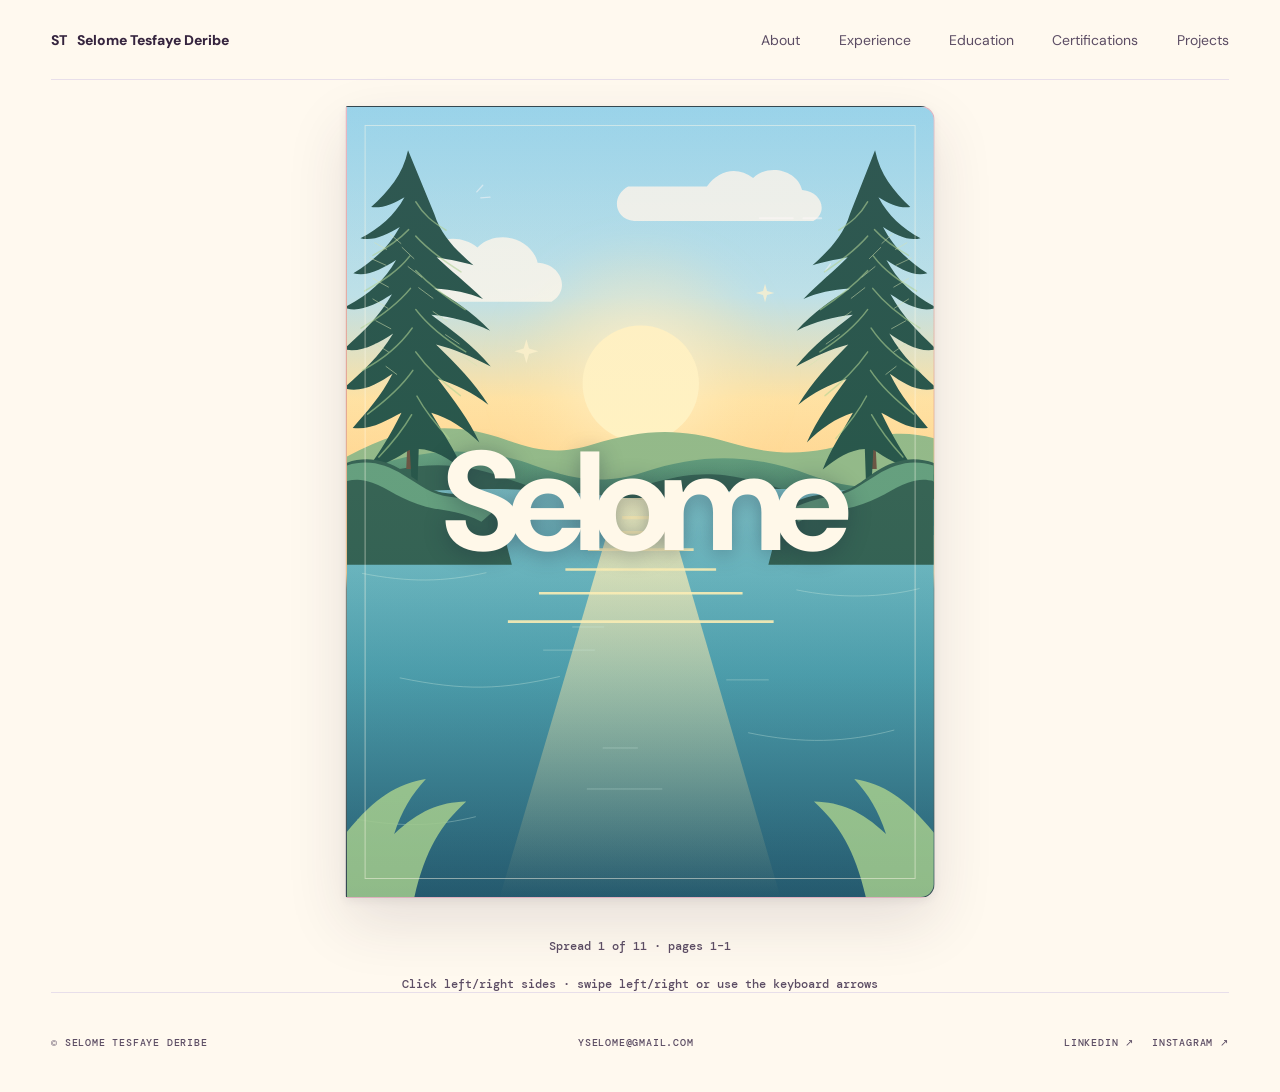
<file: index.html>
<!doctype html>
<html lang="en">
<head>
    <meta charset="utf-8">
    <meta name="viewport" content="width=device-width,initial-scale=1">
    <meta name="theme-color" content="#fff9ef">
    <title>Selome Tesfaye Deribe — Portfolio</title>
    <link href="https://fonts.googleapis.com/css2?family=DM+Mono:wght@400;500&family=DM+Sans:wght@400;500;600;700;800&family=Fraunces:ital,wght@1,400;1,600&display=swap" rel="stylesheet">
    <link rel="stylesheet" href="./static/style.css?v=93dde20d5d">
</head>
<body style="--ink:#35243e;--paper:#fff9ef;--accent:#c2185b;--highlight:#d4f000;--art:#ffdc55;">
    <div class="shell">
        <header>
            <a class="logo" href="./">ST <span>Selome Tesfaye Deribe</span></a>
            <nav aria-label="Portfolio pages">
                <a href="#page-about">About</a>
                <a href="#page-experience">Experience</a>
                <a href="#page-education">Education</a>
                <a href="#certifications-title">Certifications</a>
                <a href="#page-projects">Projects</a>
            </nav>

        </header>
        <main>
            <div class="book" data-book aria-label="Interactive portfolio book" tabindex="0">
                <div class="book-spread single-page cover-spread front-cover-spread">
                    <section class="book-page book-jacket book-front-cover outer-cover" id="page-front-cover" aria-label="Front cover">
                        <img class="cover-art" src="./static/cover-front.svg?v=93dde20d5d" alt="" aria-hidden="true">
                        <h1>Selome</h1>
                    </section>
                </div>
                <div class="book-spread">
                    <section class="book-page book-cover" id="page-home" aria-labelledby="book-title">
                        <div class="cover-copy">
                            <p class="eyebrow">Portfolio / Resume</p>
                            <h1 id="book-title">Software Engineer</h1>
                            <p class="intro">Selome Tesfaye Deribe is a software engineer · research assistant · multilingual communicator based in Suwon, South Korea.</p>
                            <a class="button" href="#page-projects">Explore my work <span aria-hidden="true">↗</span></a>
                        </div>
                        <div class="hero-photo clean-photo photo-card" style="background-image:url('uploads/instagram-garden.jpg')" role="img" aria-label="Selome in a botanical garden">
                        </div>
                        <span class="page-number">01</span>
                    </section>
                    <section class="book-page" id="page-about" aria-labelledby="about-title">
                        <p class="page-kicker">01 / A little about me</p>
                        <h2 id="about-title">Making technology feel more like <i>Me.</i></h2>
                        <p class="copy">I am a software engineering graduate and electrical and computer engineering researcher with experience across technology, education, interpretation, and project coordination.</p>
                        <p class="copy">My Orthodox Christian faith, Ethiopian roots, and life in South Korea shape how I connect with people, languages, and ideas across cultures.</p>
                        <div class="facts">
                            <span><b>Based in</b>Suwon, South Korea</span>
                            <span><b>Languages</b>English · Amharic · Korean (TOPIK Level 5)</span>
                            <span><b>Contact</b><a href="mailto:yselome@gmail.com">yselome@gmail.com</a></span>
                            <span><b>Find me online</b><a href="https://www.linkedin.com/in/selome-tesfaye-deribe-3b661a18a/" target="_blank" rel="noopener noreferrer">LinkedIn ↗</a><a href="https://www.instagram.com/selome_t/" target="_blank" rel="noopener noreferrer">Instagram ↗</a><a href="https://today.shinhanlife.co.kr/om/SQDzWS1QqEfFNTr?vid=88933139" target="_blank" rel="noopener noreferrer">Financial consultancy ↗</a></span>
                        </div>
                        <aside class="joy-note" aria-label="Outside work">
                            <span class="joy-kicker">A little more me</span>
                            <h3>Good coffee, great stories, new conversations.</h3>
                            <p>I love food, books, movies, and connecting with people. You’ll often find me cafe hopping, discovering a new spot, or making a new connection.</p>
                            <div class="joy-tags" aria-label="Things I enjoy"><span>Food</span><span>Books</span><span>Movies</span><span>Cafe hopping</span></div>
                        </aside>
                        <span class="page-number">02</span>
                    </section>
                </div>
                <div class="book-spread">
                    <section class="book-page" id="page-experience" aria-labelledby="experience-title">
                        <p class="page-kicker">02 / The work so far</p>
                        <h2 id="experience-title">Experience across <i>disciplines.</i></h2>
                        <div class="entries"><article><small>Fall 2026 – Present</small><div><h3>Research and Development Professional</h3><strong>TreeM</strong><p></p></div></article><article><small>Summer 2026 – Present</small><div><h3>Financial Consultant</h3><strong>Shinhan Life (Freelancer)</strong><p><a href="https://today.shinhanlife.co.kr/om/SQDzWS1QqEfFNTr?vid=88933139" target="_blank" rel="noopener noreferrer">Visit my financial consultancy ↗</a></p><p></p></div></article><article><small>Fall 2023 – February 2026</small><div><h3>Research Assistant</h3><strong>Sungkyunkwan University Communication Lab</strong><p>Supported research work in an electrical and computer engineering lab.</p></div></article><article><small>July 2021 – January 2022</small><div><h3>Project Assistant</h3><strong>Byucksan Power</strong><p>Supported project operations as a project assistant.</p></div></article><article><small>March – May 2021</small><div><h3>Project Assistant · Intern</h3><strong>Nuri Telecom (NuriFlex)</strong><p>Supported projects as an intern project assistant.</p></div></article><article><small>Summer 2018, 2019, 2024, 2025</small><div><h3>Assistant Coordinator · Interpreter</h3><strong>YongIn University</strong><p>Coordinated volunteer programs and interpreted for international participants.</p></div></article><article><small>July – August 2018</small><div><h3>Amharic Teacher</h3><strong>KOICA</strong><p>Taught Amharic in a cross-cultural classroom.</p></div></article><article><small>2026 – Present</small><div><h3>Virtual Freelancer</h3><strong>PARAHIGG</strong><p><a href="https://parahigg.com/team" target="_blank" rel="noopener noreferrer">Meet the PARAHIGG team ↗</a></p><p>Working remotely on website testing and quality assessment, identifying issues and improvement opportunities, and recommending expansions that can enhance the user experience and capabilities of PARAHIGG&#39;s sites.</p></div></article></div>
                        <span class="page-number">03</span>
                    </section>
                    <section class="book-page" id="page-education" aria-labelledby="education-title">
                        <p class="page-kicker">03 / The learning</p>
                        <h2 id="education-title">Curiosity is <i>Innovation.</i></h2>
                        <div class="entries"><article><small>Fall 2023 – February 2026</small><div><h3>MSc. Electrical and Computer Engineering</h3><strong>Sungkyunkwan University</strong><p>Communication laboratory researcher</p></div></article><article><small>September 2017 – September 2021</small><div><h3>BSc. Software Engineering</h3><strong>Addis Ababa Science and Technology University</strong><p>Student</p></div></article><article><small>Winter 2022 – Summer 2023</small><div><h3>Disaster Engineering and Fire Fighting</h3><strong>Kangwon National University</strong><p>Scholarship student</p></div></article></div>
                        <span class="page-number">04</span>
                    </section>
                </div>
                <div class="book-spread">
                    <section class="book-page" id="page-certifications" aria-labelledby="certifications-title">
                        <p class="page-kicker">04 / Credentials</p>
                        <h2 id="certifications-title" tabindex="-1">Certifications &amp; Licenses</h2>
                        <div class="entries certifications"><article><small>Certification · Issued November 2026</small><div><h3>AWS SimuLearn - Cloud Practitioner - Training Badge</h3><strong>Amazon Web Services (AWS)</strong><p><a href="https://www.credly.com/badges/556b8735-9a57-4886-964c-87744285fe92/linked_in_profile" target="_blank" rel="noopener noreferrer">View credential ↗</a></p></div></article><article><small>Certification · Issued October 2026</small><div><h3>AWS Developer – Associate</h3><strong>Amazon Web Services (AWS)</strong></div></article><article><small>Certification · Issued October 2026</small><div><h3>Claude Academy: Model Context Protocol: Advanced Topics</h3><strong>Anthropic</strong><p>Credential ID: fcb74d0a3f110686edbf42cade3ccb6e</p></div></article><article><small>Certification · Issued July 2026</small><div><h3>TOEIC</h3><strong>ETS한국TOEIC위원회</strong><p>Expires July 2028</p><p>Credential ID: 150263</p></div></article><article><small>Certification · Issued October 2025</small><div><h3>Official TOPIK Score</h3><strong>National Institute for International Education (NIIED)</strong><p>Credential ID: 0364583305630020</p></div></article><article><small>Certification · Issued April 2024</small><div><h3>Introduction to Cybersecurity</h3><strong>Cisco</strong><p><a href="https://www.credly.com/badges/c019aaf9-95b5-4518-8194-8ed917b479c3/linked_in_profile" target="_blank" rel="noopener noreferrer">View credential ↗</a></p></div></article><article><small>Certification · Issued January 2022</small><div><h3>Digital Artists on Target-Oriented Graphics Design</h3><strong>Share Plus</strong></div></article><article><small>Certification · Issued December 2020</small><div><h3>IAB Digital Marketing and Media Foundations Certification</h3><strong>Google Digital Garage</strong><p>Credential ID: 59A J8C KWT</p></div></article><article><small>Certification · Issued November 2020</small><div><h3>Training and Development Program for Korean Language and Cultural Experts / Korean Language Experts</h3><strong>KOICA &amp; Hallym University</strong></div></article></div>
                        <span class="page-number">05</span>
                    </section>
                    <section class="book-page project-page" id="page-projects" aria-labelledby="projects-title">
                        <p class="page-kicker">05 / Things I’ve made</p>
                        <h2 id="projects-title">Ideas so far.</h2>
                        <div class="projects"><article class="project"><a href="https://www.dbpia.co.kr/journal/articleDetail?nodeId=NODE11906183" target="_blank" rel="noopener noreferrer">View ↗</a><h3>Performance Analysis of Element Splitting in Self Sustained IRS assisted Networks</h3><p>This study proposes a multi-channel IoT network that utilizes Intelligent Reflecting Surfaces (IRS) to harvest energy and reflect signals, and derives the result that throughput varies depending on the distance between the user and the IRS as well as the number of allocated antennas.</p><small>KICS: 한국통신학회</small></article><article class="project"><a href="https://www.dbpia.co.kr/journal/articleDetail?nodeId=NODE11667540" target="_blank" rel="noopener noreferrer">View ↗</a><h3>On HARQ-NOMA with Multi-RIS Systems</h3><p>This study analyzes the performance of a wireless system utilizing hybrid Hybrid Automatic Repeat Request (HARQ) and multiple Reconfigurable Intelligent Surfaces (RIS), suggesting that the integration of Non-Orthogonal Multiple Access (NOMA) and HARQ can contribute to communication optimization.</p><small>KICS: 한국통신학회</small></article><article class="project"><a href="https://d2j16w31g89z0j.cloudfront.net/site/2025s/abs/1048-YRXOF.pdf" target="_blank" rel="noopener noreferrer">View ↗</a><h3>Fairness in RIS Assisted Networks for Resource Allocation</h3><p>Reconfigurable intelligent surfaces (RISs) have emerged as transformative technology for next-generation wireless networks,
offering dynamic control over electromagnetic wave propagation to enhance spectral efficiency, coverage, and energy efficiency.
However, to provide equal resource allocation, RIS implementation should also consider multiple user fairness by examining
how RIS-assisted networks might reduce user-to-user differences in signal quality, data rates, and access possibilities. This
research investigates RIS from a fairness standpoint. We examine current fairness designs, optimization strategies, and RIS
implementation issues to improve fairness in diverse networks.</p><small>KICS: 한국통신학회</small></article><article class="project"><a href="https://d2j16w31g89z0j.cloudfront.net/site/2024f/abs/0692-XVUBF.pdf" target="_blank" rel="noopener noreferrer">View ↗</a><h3>Simultaneous Transmitting and Reflecting RIS: Fundamentals  and Progress.</h3><p>In this paper, we explore simultaneously transmitting and reflecting reconfigurable intelligent surfaces (STAR-RIS) and introduce
the current technologies and their research direction to achieve wide coverage and quality of service (QoS). Looking at several contributions
and state-of-the-art schemes we further analyze its use case and working principles that go hand in hand with the rapidly growing and changing
world. Building on various literatures and studies we examined STAR-RIS composition, operating protocols, enabled technologies and their
comparison with its conventional scheme RIS. From here we could analyze research directions and significant advancements for future
innovative technologies.</p><small>KICS: 한국통신학회</small></article><article class="project"><a href="https://ieeexplore.ieee.org/document/10418294" target="_blank" rel="noopener noreferrer">View ↗</a><h3>Data Augmentation Framework for Improving Image Recognition Using cycleGAN</h3><p>This paper proposes a novel framework that significantly enhances the performance of semantic segmentation models in recognizing specific objects. Leveraging the capabilities of Generative Adversarial Networks (GANs), particularly Cycle-GAN, this framework focuses on augmenting high-quality data to improve object recognition in autonomous driving and other applications. The study utilizes a dataset of 5,005 road images, enriched with polygon labels for precise object recognition. Key advancements in this research include the implementation of feature matching and fact forcing techniques to stabilize and integrate GAN performance, thereby overcoming common challenges like mode collapse, slow training, and overfitting. In the performance-enhanced GAN model, we improved the Discriminator Loss from the original 1.0517 to 0.0001, achieving convergence to zero 66.67% faster.</p><small>2024 18th International Conference on Ubiquitous Information Management and Communication (IMCOM)</small></article></div>
                        <span class="page-number">06</span>
                    </section>
                </div>
                <div class="book-spread">
                    <section class="book-page closing-page book-back-interior" id="page-contact" aria-labelledby="contact-title">
                        <p class="page-kicker">06 / The next chapter</p>
                        <div class="closing-art" aria-hidden="true"><span>✳</span><span>✦</span><span>✳</span></div>
                        <h2 id="contact-title">Let’s make something <i>meaningful.</i></h2>
                        <p class="copy">Have an idea, an opportunity, or a favorite cafe to recommend? I’d love to hear from you.<br><b>Let’s add more pages to this book!</b></p>
                        <a class="button" href="mailto:yselome@gmail.com">Say hello <span aria-hidden="true">↗</span></a>
                        <div class="closing-links"><a href="https://www.linkedin.com/in/selome-tesfaye-deribe-3b661a18a/" target="_blank" rel="noopener noreferrer">LinkedIn ↗</a><a href="https://www.instagram.com/selome_t/" target="_blank" rel="noopener noreferrer">Instagram ↗</a><a href="https://today.shinhanlife.co.kr/om/SQDzWS1QqEfFNTr?vid=88933139" target="_blank" rel="noopener noreferrer">Financial consultancy ↗</a></div>
                        <span class="page-number">06</span>
                    </section>
                </div>
                <div class="book-spread single-page cover-spread back-cover-spread">
                    <section class="book-page book-jacket book-back-cover outer-cover" id="page-back-cover" aria-label="Back cover">
                        <img class="cover-art" src="./static/cover-back.svg?v=93dde20d5d" alt="" aria-hidden="true">
                        <h2>Bye</h2>
                    </section>
                </div>
            </div>
            <div class="book-controls" data-book-controls hidden>
                <p class="page-status" aria-live="polite" data-page-status> Pages 1–2</p>
            </div>
            <p class="book-hint" data-book-hint hidden>Click left/right sides · swipe left/right or use the keyboard arrows</p>
        </main>
        <footer>
            <span>© Selome Tesfaye Deribe</span>
            <a href="mailto:yselome@gmail.com">yselome@gmail.com</a>
            <div class="social-links"><a href="https://www.linkedin.com/in/selome-tesfaye-deribe-3b661a18a/" target="_blank" rel="noopener noreferrer">LinkedIn ↗</a><a href="https://www.instagram.com/selome_t/" target="_blank" rel="noopener noreferrer">Instagram ↗</a></div>

        </footer>
    </div>
    <script src="./static/book.js?v=93dde20d5d" defer></script>
</body>
</html>
</file>
<file: static/style.css>
:root {
    --ink: #35243e;
    --paper: #fff9ef;
    --accent: #c2185b;
    --highlight: #d4f000;
    --art: #ffdc55;
    --pink: #f7b8d0;
    --muted: #5c4d64;
    --line: #e8dfea;
    --serif: "Fraunces", Georgia, serif
}

* {
    box-sizing: border-box
}

html {
    scroll-behavior: smooth;
    scroll-padding-top: 24px
}

body {
    margin: 0;
    background: var(--paper);
    color: var(--ink);
    font-family: "DM Sans", sans-serif
}

a {
    color: inherit;
    text-decoration: none;
    transition: color .2s ease, background-color .2s ease, transform .2s ease
}

a:focus-visible,
button:focus-visible {
    outline: 3px solid var(--accent);
    outline-offset: 4px
}

.shell {
    max-width: 1680px;
    margin: auto;
    padding: 0 clamp(24px, 4vw, 72px)
}

header {
    height: 80px;
    border-bottom: 1px solid var(--line);
    display: flex;
    align-items: center;
    justify-content: space-between;
    font-size: 14px
}

.logo {
    font-weight: 800;
    display: flex;
    gap: 10px;
    align-items: center
}

.logo:first-letter {
    background: var(--ink);
    color: var(--highlight)
}

nav {
    display: flex;
    gap: clamp(20px, 3vw, 40px);
    color: var(--muted)
}

nav a:hover,
.manage:hover,
footer a:hover {
    color: var(--accent)
}

.manage {
    font-weight: 700
}

.eyebrow,
label,
small,
footer {
    font: 500 10px "DM Mono", monospace;
    text-transform: uppercase;
    letter-spacing: .08em
}

.eyebrow,
label {
    color: var(--accent)
}

.hero {
    min-height: 700px;
    display: grid;
    grid-template-columns: 1fr .8fr;
    gap: 8vw;
    align-items: center
}

.hero h1,
h1 {
    font-size: clamp(3.5rem, 7vw, 7rem);
    line-height: .94;
    letter-spacing: -.08em;
    margin: 0 0 30px
}

.hero h1 i,
h1 i,
h2 i {
    font-family: var(--serif);
    font-weight: 400;
    color: var(--accent)
}

.intro,
.copy {
    max-width: 500px;
    color: var(--muted);
    line-height: 1.7
}

.button {
    display: inline-block;
    margin-top: 25px;
    padding: 15px 22px;
    background: var(--ink);
    color: var(--paper);
    border: 0;
    font: 700 12px "DM Sans", sans-serif;
    cursor: pointer;
    transition: transform .2s ease, box-shadow .2s ease, background-color .2s ease
}

.button:hover {
    background: var(--accent);
    color: #fff;
    transform: translateY(-3px);
    box-shadow: 0 10px 24px #35243e26
}

.hero-photo {
    position: relative;
    aspect-ratio: 1;
    background: var(--art);
    overflow: hidden;
    padding: 24px
}

.hero-photo:not(.clean-photo):after {
    content: "";
    position: absolute;
    width: 48%;
    aspect-ratio: 1;
    top: 26%;
    left: 26%;
    background: var(--accent);
    border-radius: 50%
}

.clean-photo {
    background-size: cover;
    background-position: center;
    padding: 0
}

.photo-card {
    transition: transform .25s ease, box-shadow .25s ease
}

.photo-card:hover {
    transform: translateY(-5px) rotate(1deg);
    box-shadow: 0 18px 34px #35243e35
}

.section {
    display: grid;
    grid-template-columns: 23% 1fr;
    gap: 5vw;
    padding: 110px 0;
    border-top: 1px solid var(--line)
}

h2 {
    font-size: clamp(2.5rem, 5vw, 5.2rem);
    line-height: 1;
    letter-spacing: -.07em;
    margin: 0 0 35px
}

.facts {
    display: flex;
    gap: 6vw;
    border-top: 1px solid var(--line);
    padding-top: 20px;
    margin-top: 50px
}

.facts span {
    display: grid;
    gap: 8px;
    font-size: 13px
}

.facts b {
    color: var(--accent);
    font: 10px "DM Mono", monospace;
    text-transform: uppercase
}

.joy-note {
    position: relative;
    overflow: hidden;
    margin-top: 42px;
    padding: 28px 30px;
    background: var(--highlight);
    border-radius: 4px 38px 4px 4px
}

.joy-note::after {
    position: absolute;
    top: -34px;
    right: -24px;
    width: 110px;
    aspect-ratio: 1;
    border: 18px solid #fff9ef66;
    border-radius: 50%;
    content: ""
}

.joy-kicker {
    color: var(--ink);
    font: 500 10px "DM Mono", monospace;
    letter-spacing: .08em;
    text-transform: uppercase
}

.joy-note h3 {
    max-width: 550px;
    margin: 12px 0 8px;
    font-size: clamp(1.35rem, 3vw, 2rem);
    letter-spacing: -.04em
}

.joy-note p {
    max-width: 620px;
    margin: 0;
    color: var(--ink);
    font-size: 13px;
    line-height: 1.7
}

.joy-tags {
    display: flex;
    flex-wrap: wrap;
    gap: 8px;
    margin-top: 18px
}

.joy-tags span {
    padding: 7px 11px;
    border: 1px solid #35243e40;
    border-radius: 999px;
    color: var(--ink);
    font: 500 10px "DM Mono", monospace
}

.entries {
    max-width: 900px
}

.entries article {
    display: grid;
    grid-template-columns: 180px 1fr;
    gap: 30px;
    border-top: 1px solid var(--line);
    padding: 25px 0;
    transition: padding-left .2s ease, border-color .2s ease
}

.entries article:hover {
    padding-left: 8px;
    border-color: var(--accent)
}

.entries h3 {
    margin: 0 0 8px;
    font-size: 20px
}

.entries strong {
    font-size: 12px;
    color: var(--accent)
}

.entries p {
    color: var(--muted);
    font-size: 13px;
    line-height: 1.6
}

.projects {
    display: grid;
    grid-template-columns: repeat(2, 1fr);
    gap: 3px
}

.project {
    min-height: 280px;
    padding: 24px;
    background: var(--highlight);
    display: flex;
    flex-direction: column;
    transition: transform .22s ease, box-shadow .22s ease
}

.project:nth-child(2n) {
    background: var(--art)
}

.project:nth-child(3n) {
    background: var(--pink)
}

.project:hover {
    position: relative;
    z-index: 1;
    transform: translateY(-5px);
    box-shadow: 0 14px 28px #35243e20
}

.project.clean-photo {
    background-size: cover;
    background-position: center;
    color: white;
    text-shadow: 0 1px 6px #000
}

.project a {
    align-self: flex-end;
    font-weight: bold
}

.project a:hover {
    color: var(--accent);
    transform: translateX(3px)
}

.project h3 {
    font-size: 28px;
    margin-top: auto
}

.project p {
    font-size: 13px;
    line-height: 1.6
}

.project small {
    margin-top: 12px
}

footer {
    min-height: 100px;
    border-top: 1px solid var(--line);
    display: flex;
    justify-content: space-between;
    align-items: center;
    color: var(--muted)
}

.social-links {
    display: flex;
    gap: 18px
}

.social-links a:hover {
    color: var(--accent)
}

.editor {
    padding: 85px 0
}

.editor>h1 {
    margin-bottom: 70px
}

.publish-notices {
    margin: 24px 0
}

.publish-notice {
    padding: 14px 18px;
    border-left: 3px solid var(--accent);
    background: #c2185b12;
    color: var(--ink);
    font-size: 14px;
    line-height: 1.6
}

.publish-notice.success {
    border-color: #427a45;
    background: #427a4512
}

.editor h2 {
    font-size: 30px;
    margin-top: 70px
}

.form-grid {
    display: grid;
    grid-template-columns: repeat(2, 1fr);
    gap: 22px;
    margin-bottom: 25px
}

.form-grid label {
    display: grid;
    gap: 9px;
    color: var(--muted)
}

.form-grid label:nth-child(3),
.form-grid label:nth-child(8),
.form-grid label:nth-child(9) {
    grid-column: 1/-1
}

.editor input,
.editor textarea,
.editor select {
    width: 100%;
    padding: 11px 0;
    border: 0;
    border-bottom: 1px solid var(--line);
    background: transparent;
    outline: 0;
    font: 14px "DM Sans", sans-serif;
    color: var(--ink)
}

textarea {
    min-height: 70px;
    resize: vertical
}

.colors {
    display: flex;
    align-items: center;
    gap: 18px;
    flex-wrap: wrap;
    padding: 20px 0;
    border-top: 1px solid var(--line);
    margin-bottom: 20px
}

.colors b {
    width: 100%
}

.colors label {
    display: flex;
    align-items: center;
    gap: 8px
}

.colors input {
    width: 35px;
    height: 28px;
    padding: 2px
}

.row {
    display: grid;
    grid-template-columns: 110px 1fr 1fr 150px 1.5fr auto auto;
    gap: 10px;
    padding: 15px 0;
    border-top: 1px solid var(--line)
}

.row button,
.project-form>button:not(.button) {
    border: 0;
    background: transparent;
    color: var(--accent);
    cursor: pointer
}

.project-form {
    border-top: 1px solid var(--line);
    padding: 25px 0
}

.project-form h3 {
    margin-top: 0
}

@media(max-width:800px) {
    .shell {
        padding: 0 22px
    }

    header {
        height: 75px
    }

    nav {
        display: none
    }

    .hero,
    .section {
        grid-template-columns: 1fr
    }

    .hero {
        padding: 75px 0;
        gap: 50px
    }

    .hero-photo {
        width: 88vw
    }

    .section {
        padding: 80px 0
    }

    .facts {
        display: grid;
        gap: 20px
    }

    .entries article {
        grid-template-columns: 1fr;
        gap: 8px
    }

    .projects {
        grid-template-columns: 1fr
    }

    .form-grid {
        grid-template-columns: 1fr
    }

    .form-grid label:nth-child(3),
    .form-grid label:nth-child(8),
    .form-grid label:nth-child(9) {
        grid-column: auto
    }

    .row {
        grid-template-columns: 1fr 1fr
    }

    .row input:nth-of-type(3),
    .row input:nth-of-type(4) {
        grid-column: span 2
    }

    footer {
        flex-wrap: wrap;
        padding: 25px 0;
        gap: 15px
    }
}

@media(prefers-reduced-motion:reduce) {
    *,
    *::before,
    *::after {
        scroll-behavior: auto !important;
        transition-duration: .01ms !important;
        animation-duration: .01ms !important;
        animation-iteration-count: 1 !important
    }
}

.book {
    position: relative;
    max-width: 1480px;
    margin: 26px auto 28px;
    perspective: 1800px
}

main {
    overflow-x: clip
}

/* Closed book sits centred on its cover, then slides to centre the open spread. */
@media (min-width: 801px) {
    .book.is-closed-front {
        transform: translateX(-25%)
    }

    .book.is-closed-back {
        transform: translateX(25%)
    }

    .book.is-sliding {
        transition: transform .72s cubic-bezier(.42, .08, .2, 1)
    }
}

.book-spread.is-cover-turn-underlay {
    border-color: transparent;
    background: transparent;
    box-shadow: none
}

.book-spread.is-cover-turn-underlay::after {
    display: none
}

.book-spread.is-cover-turn-underlay .book-page:not(.is-turn-page-hidden) {
    box-shadow: 0 24px 60px #35243e1c, 0 3px 8px #35243e12
}

.book-spread {
    position: relative;
    display: grid;
    grid-template-columns: repeat(2, minmax(0, 1fr));
    overflow: hidden;
    border: 1px solid #35243e20;
    border-radius: 12px 18px 18px 12px;
    background: #fffdf8;
    box-shadow: 0 24px 60px #35243e1c, 0 3px 8px #35243e12
}

.book-spread.pagination-measure {
    position: absolute;
    top: 0;
    left: -200vw;
    width: 100%;
    visibility: hidden;
    pointer-events: none
}

.book-spread.single-page {
    grid-template-columns: 1fr
}

.book-spread.cover-spread {
    grid-template-columns: repeat(2, minmax(0, 1fr));
    overflow: visible;
    border: 0;
    border-radius: 0;
    background: transparent;
    box-shadow: none
}

.book-spread.cover-spread::after {
    display: none
}

.front-cover-spread .book-jacket {
    grid-column: 2
}

.back-cover-spread .book-jacket {
    grid-column: 1
}

.book-spread.cover-spread .book-jacket {
    border: 1px solid #35243e20;
    border-radius: 2px 14px 14px 2px;
    box-shadow: 0 24px 60px #35243e20, 0 3px 8px #35243e12
}

.book-spread.single-page::after {
    display: none
}

.book-ready .book-spread:not(.is-active) {
    display: none
}

.book-spread[hidden] {
    display: none
}

.book-spread.is-active {
    z-index: 1
}

.book-spread.is-turn-current {
    z-index: auto;
    border-color: transparent;
    background: transparent;
    box-shadow: none
}

.book-spread.is-turn-current .book-page:not(.is-turn-page-hidden) {
    position: relative;
    z-index: 2
}

.book-spread.is-turn-underlay {
    position: absolute;
    z-index: 1;
    inset: 0;
    display: grid !important;
    overflow: hidden
}

.book-page.is-turn-page-hidden {
    visibility: hidden
}

.page-turn-sheet {
    position: absolute;
    z-index: 3;
    top: 0;
    bottom: 0;
    left: 50%;
    width: 50%;
    transform-style: preserve-3d;
    pointer-events: none
}

.page-turn-sheet.turn-forward {
    transform-origin: left center;
    animation: page-flip-forward .72s cubic-bezier(.42, .08, .2, 1) forwards
}

.page-turn-sheet.turn-back {
    right: 50%;
    left: 0;
    transform-origin: right center;
    animation: page-flip-back .72s cubic-bezier(.42, .08, .2, 1) forwards
}

.page-turn-face {
    position: absolute;
    inset: 0;
    overflow: hidden;
    background: #fffdf8;
    backface-visibility: hidden;
    box-shadow: none
}

.page-turn-front {
    box-shadow: inset 14px 0 18px #35243e18
}

.page-turn-back {
    transform: rotateY(180deg);
    background: #fffaf1;
    box-shadow: inset -14px 0 18px #35243e18
}

.page-turn-sheet.turn-back .page-turn-front {
    box-shadow: inset -14px 0 18px #35243e18
}

.page-turn-sheet.turn-back .page-turn-back {
    box-shadow: inset 14px 0 18px #35243e18
}

.page-turn-face > .book-page {
    width: 100%;
    height: 100%;
    min-height: 100%;
    max-height: 100%;
    overflow: hidden;
    border: 0
}

@keyframes page-flip-forward {
    0% { transform: rotateY(0); }
    45% { box-shadow: 12px 8px 26px #35243e24; }
    100% { transform: rotateY(-180deg); box-shadow: 0 0 0 #35243e00; }
}

@keyframes page-flip-back {
    0% { transform: rotateY(0); }
    45% { box-shadow: -12px 8px 26px #35243e24; }
    100% { transform: rotateY(180deg); box-shadow: 0 0 0 #35243e00; }
}

.page-turn-sheet.is-mobile {
    right: 0;
    left: 0;
    width: 100%
}

.book-spread::after {
    position: absolute;
    z-index: 2;
    inset: 0 auto 0 50%;
    width: 24px;
    background: linear-gradient(90deg, #35243e00, #35243e12 48%, #fffdf866 54%, #35243e00);
    content: "";
    pointer-events: none
}

.book-page {
    position: relative;
    min-width: 0;
    min-height: min(88vh, 960px);
    max-height: min(88vh, 960px);
    overflow: hidden;
    padding: clamp(28px, 3.6vw, 58px) clamp(28px, 4vw, 64px) 56px;
    background: #fffdf8;
    cursor: ew-resize;
    touch-action: pan-y
}

.book-jacket {
    display: grid;
    place-items: center;
    isolation: isolate;
    overflow: hidden;
    padding: 48px;
    text-align: center;
}

.book-jacket::before,
.book-jacket::after {
    position: absolute;
    z-index: -1;
    content: "";
    pointer-events: none;
}

.book-jacket::before {
    inset: 18px;
    border: 1px solid currentColor;
    opacity: .35;
}

.book-jacket::after {
    width: clamp(96px, 18vw, 180px);
    aspect-ratio: 1;
    border: 0;
    border-radius: 50%;
    background: #f3bdd0;
    opacity: .9;
}

.book-front-cover {
    color: #fff8e9;
    background: linear-gradient(180deg, #f7c4d2 0%, #f4b39b 37%, #f8d29b 59%, #82918a 61%, #344c53 100%);
}

.book-back-cover {
    color: #fff8e9;
    background: linear-gradient(180deg, #303f69 0%, #655477 36%, #d17e7b 58%, #596379 61%, #273d50 100%);
}

.book-jacket.outer-cover {
    isolation: isolate;
}

.book-jacket.outer-cover::before {
    z-index: 1;
    border-color: #fff8e9;
    opacity: .48;
}

.book-jacket.outer-cover::after {
    inset: 0;
    display: block;
    width: auto;
    height: auto;
    aspect-ratio: auto;
    border: 0;
    border-radius: 0;
    background: linear-gradient(180deg, #f4a8c21c 0%, #ffd09212 48%, #253d4b14 100%);
    opacity: 1;
    transform: none;
}

.book-back-cover.outer-cover::after {
    background: linear-gradient(180deg, #27365d40 0%, #54466b1c 39%, #dc887b10 57%, #182e4738 100%);
}

.cover-art {
    position: absolute;
    z-index: -1;
    inset: 0;
    width: 100%;
    height: 100%;
    object-fit: cover;
    pointer-events: none;
}

.book-jacket.outer-cover h1,
.book-jacket.outer-cover h2 {
    z-index: 2;
    color: #fff8e9;
    text-shadow: 0 3px 22px #1c273c66;
}

.book-jacket.outer-cover h1:focus,
.book-jacket.outer-cover h2:focus {
    outline: none;
}

.book-page.book-jacket.book-cover-interior {
    color: #665664;
    background: linear-gradient(155deg, #fffdf4, #fff8e9);
}

.book-page.book-jacket.book-cover-interior::before {
    opacity: .2;
}

.book-page.book-front-cover.book-cover-interior::after {
    top: auto;
    bottom: 12%;
    left: 50%;
    transform: translateX(-50%);
    background: #ffe99b;
    opacity: .42;
}

.book-front-cover::after {
    top: 12%;
    left: 50%;
    transform: translateX(-50%);
}

.book-back-cover::after {
    right: 12%;
    bottom: 12%;
    background: #fff0a5;
}

.book-jacket h1,
.book-jacket h2 {
    margin: 0;
    font-size: clamp(4rem, 11vw, 9rem);
    line-height: .9;
    letter-spacing: -.09em;
}

.book-back-cover h2 {
    font-family: var(--serif);
    font-weight: 400;
    font-style: italic;
}

.book-page + .book-page {
    border-left: 1px solid #35243e0a;
    background: #fffaf1
}

.book-page.continued-page {
    padding-top: clamp(24px, 3vw, 40px);
    padding-bottom: 32px
}

.book-page.continued-page .page-kicker,
.book-page.continued-page .eyebrow {
    margin-bottom: 14px
}

.book-page.continued-page h2,
.book-page.continued-page h1 {
    position: absolute;
    width: 1px;
    height: 1px;
    margin: -1px;
    padding: 0;
    overflow: hidden;
    clip: rect(0, 0, 0, 0);
    white-space: nowrap;
    border: 0
}

.book-page.continued-page .entries article {
    gap: 12px;
    padding: 14px 0
}

.book-page.continued-page .project {
    min-height: 0;
    padding: 16px
}

.book-page.continued-page .project h3 {
    font-size: 18px
}

.book-page.continued-page .project p {
    font-size: 12px;
    line-height: 1.45
}

.book-cover {
    display: flex;
    flex-direction: column;
    align-items: flex-start;
    justify-content: space-between;
    gap: 20px;
    background: linear-gradient(150deg, #fffdf8 55%, #d4f00035)
}

.cover-copy {
    width: 100%
}

.book-cover h1 {
    max-width: 620px;
    margin: 16px 0 24px;
    font-size: clamp(2.8rem, 5vw, 5rem);
    line-height: .98
}

.book-cover .intro {
    font-size: 16px
}

.book-cover .hero-photo {
    width: 100%;
    min-height: 220px;
    aspect-ratio: 1.6;
    background-position: center 28%;
    margin-top: auto
}

.book-cover .photo-card:hover {
    transform: translateY(-4px) rotate(.5deg);
    box-shadow: 0 14px 28px #35243e30
}

.page-kicker {
    margin: 0 0 26px;
    color: var(--accent);
    font: 500 11px "DM Mono", monospace;
    letter-spacing: .08em;
    text-transform: uppercase
}

.book-page h2 {
    margin-bottom: 26px;
    font-size: clamp(2.35rem, 4vw, 4rem)
}

.book-page .copy {
    font-size: 16px
}

.book-page .facts {
    display: grid;
    grid-template-columns: repeat(2, minmax(0, 1fr));
    gap: 20px;
    margin-top: 34px
}

.book-page .facts span {
    overflow-wrap: anywhere;
    font-size: 14px;
    line-height: 1.6
}

.book-page .joy-note {
    margin-top: 32px;
    padding: 28px
}

.book-page .joy-note h3 {
    font-size: 1.65rem
}

.book-page .joy-note p {
    font-size: 14px
}

.book-page .entries {
    max-width: none
}

.certification-heading {
    margin: 42px 0 0;
    padding-top: 28px;
    border-top: 1px solid var(--line);
    font-size: 1.8rem
}

.book-page .certifications {
    display: grid;
    grid-template-columns: repeat(auto-fit, minmax(min(100%, 230px), 1fr));
    column-gap: clamp(18px, 2.4vw, 36px)
}

.book-page .entries article {
    grid-template-columns: minmax(92px, .7fr) 1.5fr;
    gap: 18px;
    padding: 20px 0
}

.book-page .certifications article {
    grid-template-columns: 1fr;
    align-content: start;
    gap: 10px;
    padding: 20px 0
}

.book-page .entries article > small {
    font-size: 11px;
    line-height: 1.6
}

.book-page .entries h3 {
    font-size: 19px
}

.book-page .entries p {
    margin: 10px 0 0;
    font-size: 14px;
    line-height: 1.6
}

.page-number {
    position: absolute;
    right: 24px;
    bottom: 20px;
    color: var(--muted);
    font: 500 10px "DM Mono", monospace
}

.project-page .projects {
    grid-template-columns: 1fr;
    gap: 10px
}

.project-page .project {
    min-height: 210px;
    padding: 26px
}

.project-page .project h3 {
    font-size: 24px
}

.project-page .project p {
    font-size: 14px;
    line-height: 1.6
}

.closing-page {
    display: flex;
    flex-direction: column;
    align-items: flex-start;
    justify-content: center;
    background: linear-gradient(145deg, #fffaf1, #f7b8d055)
}

.closing-page.book-back-interior {
    background:
        radial-gradient(ellipse at 86% 90%, #fff0a5 0 12%, transparent 12.3%),
        linear-gradient(155deg, #fff8f4, #f5bfd2);
}

.closing-art {
    display: flex;
    align-items: center;
    gap: 14px;
    margin: 12px 0 34px;
    color: var(--accent)
}

.closing-art span:nth-child(1),
.closing-art span:nth-child(3) {
    font-size: 34px;
    color: var(--highlight)
}

.closing-art span:nth-child(2) {
    font-size: 64px;
    color: var(--accent)
}

.closing-page .copy {
    max-width: 390px
}

.closing-links {
    display: flex;
    gap: 18px;
    margin-top: 22px;
    font-size: 15px;
    font-weight: 700
}

.closing-links a:hover {
    color: var(--accent)
}

.book-controls {
    display: flex;
    align-items: center;
    justify-content: center;
    gap: clamp(18px, 4vw, 48px);
    margin: 22px auto 0
}

.page-button {
    display: inline-flex;
    align-items: center;
    gap: 8px;
    padding: 11px 16px;
    border: 1px solid var(--ink);
    border-radius: 999px;
    background: var(--ink);
    color: var(--paper);
    font: 600 12px "DM Sans", sans-serif;
    cursor: pointer;
    transition: transform .2s ease, background-color .2s ease
}

.page-button:hover:not(:disabled) {
    transform: translateY(-2px);
    background: var(--accent)
}

.page-button:disabled {
    opacity: .42;
    cursor: not-allowed
}

.page-status,
.book-hint {
    color: var(--muted);
    font: 500 12px "DM Mono", monospace;
    text-align: center
}

.book-hint {
    margin: 10px 0 0
}

@media(max-width:800px) {
    html,
    body {
        width: 100%;
        height: 100%;
        overflow: hidden
    }

    .shell {
        display: flex;
        flex-direction: column;
        width: 100%;
        height: 100vh;
        height: 100dvh;
        overflow: hidden
    }

    header {
        flex: 0 0 58px;
        height: 58px;
        min-height: 58px;
        padding: 0
    }

    nav {
        display: none
    }

    main {
        display: flex;
        flex: 1;
        flex-direction: column;
        min-height: 0
    }

    .book {
        display: flex;
        flex: 1;
        width: 100%;
        min-height: 0;
        margin: 10px auto
    }

    .book-spread {
        flex: 0 0 100%;
        width: 100%;
        min-width: 0;
        height: 100%;
        grid-template-columns: 1fr;
        border-radius: 12px
    }

    .book-spread.pagination-measure {
        height: 100%
    }

    .book-spread.cover-spread {
        grid-template-columns: 1fr;
        overflow: hidden;
        border: 1px solid #35243e20;
        border-radius: 12px;
        background: #fffdf8;
        box-shadow: 0 24px 60px #35243e1c, 0 3px 8px #35243e12
    }

    .front-cover-spread .book-jacket,
    .back-cover-spread .book-jacket {
        grid-column: 1
    }

    .book-spread.cover-spread .book-jacket {
        border: 0;
        border-radius: 12px;
        box-shadow: none
    }

    .book-spread.is-turn-underlay {
        grid-template-columns: 1fr
    }

    .page-turn-face > .book-spread {
        grid-template-columns: 1fr
    }

    .page-turn-face > .book-spread.cover-spread {
        grid-template-columns: 1fr
    }

    .page-turn-face > .book-spread.cover-spread .book-jacket {
        grid-column: 1
    }

    .book-spread.is-turn-underlay .book-page {
        visibility: visible
    }

    .book-spread::after {
        display: none
    }

    .book-page {
        height: 100%;
        min-height: 0;
        max-height: 100%;
        overflow: hidden;
        padding: 24px 20px 52px
    }

    .book-page + .book-page {
        border-top: 1px solid var(--line);
        border-left: 0
    }

    .book-cover {
        min-height: 560px
    }

    .book-jacket {
        min-height: 0
    }

    .book-page .facts {
        grid-template-columns: 1fr 1fr
    }

    .book-page .certifications {
        grid-template-columns: 1fr
    }

    .book-page .entries article {
        grid-template-columns: 1fr;
        gap: 7px
    }

    .book-page.continued-page .facts {
        grid-template-columns: 1fr;
        gap: 12px;
        margin-top: 12px
    }

    .book-page .joy-note {
        margin-top: 14px;
        padding: 16px
    }

    .book-page .joy-note h3 {
        font-size: 1.2rem
    }

    .book-page .joy-note p {
        font-size: 12px
    }

    .project-page .project {
        min-height: 0;
        padding: 14px
    }

    .project-page .project h3,
    .book-page.continued-page .project h3 {
        margin: 8px 0;
        font-size: 18px
    }

    .project-page .project p,
    .book-page.continued-page .project p {
        margin: 6px 0;
        font-size: 11px;
        line-height: 1.4
    }

    .project-page .project small,
    .book-page.continued-page .project small {
        margin-top: 6px;
        font-size: 10px
    }

    .book-controls {
        gap: 12px
    }

    footer {
        flex: 0 0 auto;
        padding: 10px 0;
        gap: 8px;
        font-size: 11px
    }

    .page-status,
    .book-hint {
        margin: 4px 0;
        font-size: 10px
    }
}

@media(max-width:420px) {
    .page-button span {
        display: none
    }

    .book-page .facts {
        grid-template-columns: 1fr
    }
}
</file>
